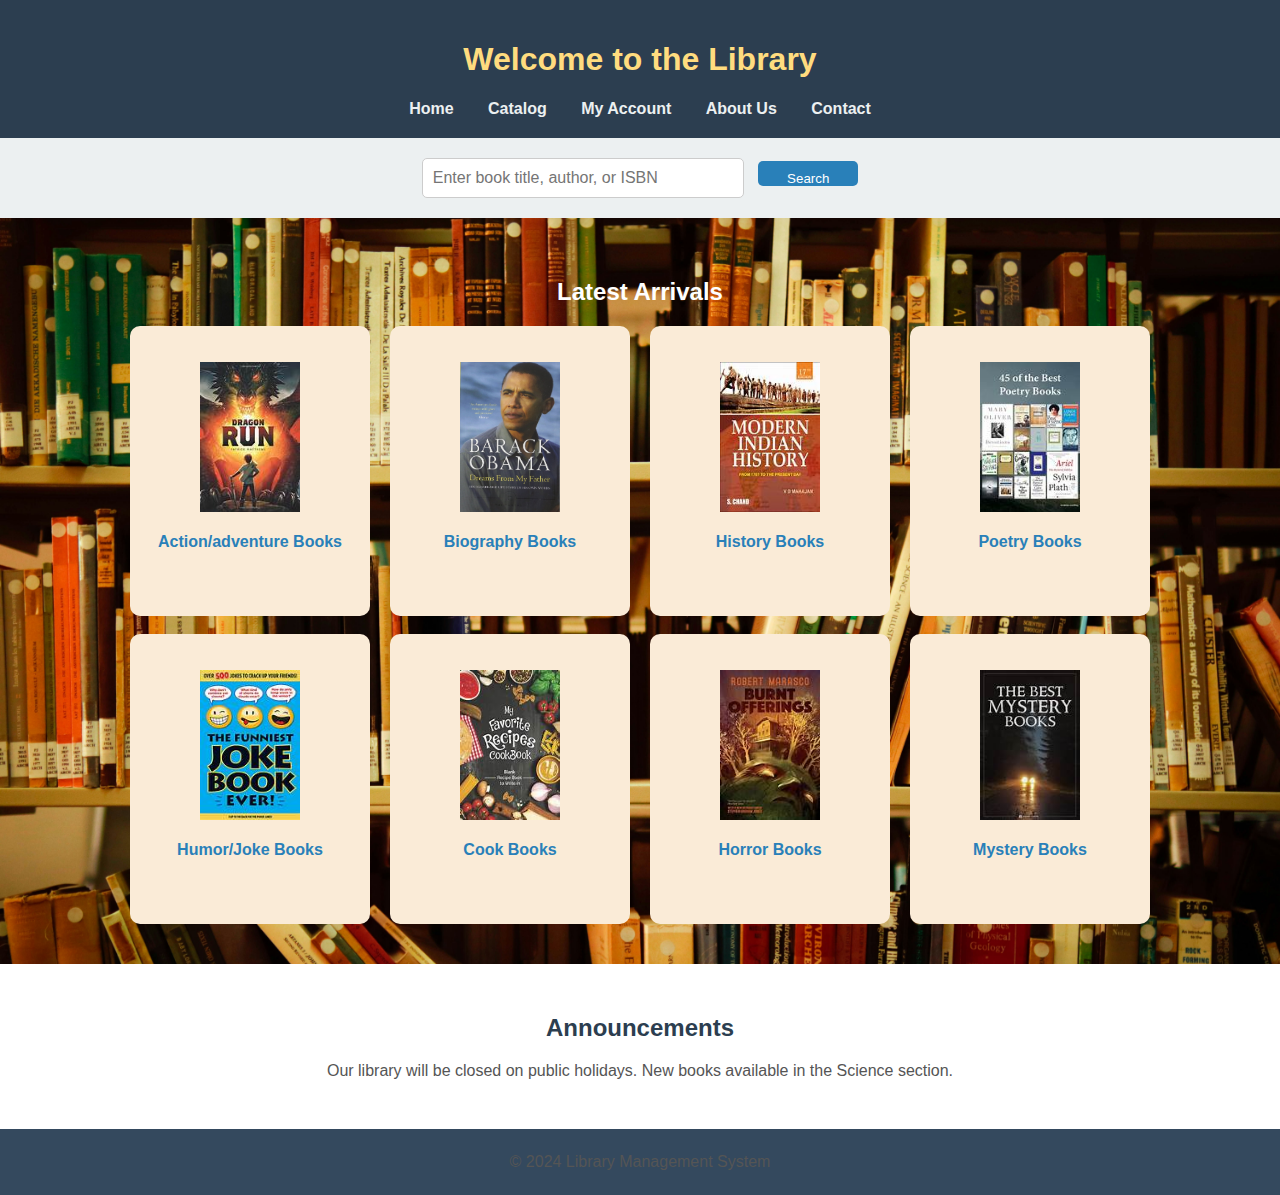
<file: index.html>
<!DOCTYPE html>
<html lang="en">
<head>
    <meta charset="UTF-8">
    <meta name="viewport" content="width=device-width, initial-scale=1.0">
    <title>Library Management System</title>
    <link rel="stylesheet" href="styles.css">
</head>
<body>
    <header>
        <h1>Welcome to the Library</h1>
        <nav>
            <ul>
                <li><a href="home.html">Home</a></li>
                <li><a href="index.html">Catalog</a></li>
                <li><a href="#">My Account</a></li>
                <li><a href="#">About Us</a></li>
                <li><a href="#">Contact</a></li>
            </ul>
        </nav>
    </header>

    <section class="search-section">
        <div class="search-box">
            <input type="text" placeholder="Enter book title, author, or ISBN">
            <button>Search</button>
        </div>
    </section>

    <section class="latest-arrivals">
        <h2>Latest Arrivals</h2>
        <div class="books">
            <div class="book">
                <!-- <img src="action.jpeg" height="150px" width="150px" alt="Book 1" > -->
                <p>
                    <a href="action.html">
                        <img src="action.jpeg" height="150px" width="150px" alt="Book 1" >
                        Action/adventure Books</a>
                </p>
            </div>
            <div class="book">
                <!-- <img src="bio.jpg" height="150px" width="150px" alt="Book 2"> -->
                <p>
                    <a href="biography.html">
                    <img src="bio.jpg" height="150px" width="150px" alt="Book 2">
                    <br>
                    Biography Books</a>
                </p>
            </div>
            <div class="book">
                <!-- <img src="history.jpeg" height="150px" width="150px" alt="Book 3"> -->
                <p><a href="history.html">
                    <img src="history.jpeg" height="150px" width="150px" alt="Book 3">
                    <br>
                    History Books</a></p>
            </div>
            <div class="book">
                <!-- <img src="poetry.jpeg" height="150px" width="150px" alt="Book 4"> -->
                <p><a href="poetry.html">
                    <img src="poetry.jpeg" height="150px" width="150px" alt="Book 4">
                    <br>
                    Poetry Books</a></p>
            </div>
        </div>

        <br>
        <div class="books">
            <div class="book">
                <!-- <img src="humor.jpeg" height="150px" width="150px" alt="Book 1"> -->
                <p><a href="humor.html">
                    <img src="humor.jpeg" height="150px" width="150px" alt="Book 1">
                    <br>
                    Humor/Joke Books</a></p>
            </div>
            <div class="book">
                <!-- <img src="cookbook.jpeg" height="150px" width="150px" alt="Book 2"> -->
                <p><a href="cook.html">
                    <img src="cookbook.jpeg" height="150px" width="150px" alt="Book 2">
                    <br>
                    Cook Books</a></p>
            </div>
            <div class="book">
                <!-- <img src="horror.jpeg" height="150px" width="200px" alt="Book 3"> -->
                <p><a href="horror.html">
                    <img src="horror.jpeg" height="150px" width="200px" alt="Book 3">
                    <br>
                    Horror Books</a></p>
            </div>
            <div class="book">
                <!-- <img src="mystery.jpeg" height="150px" width="150px" alt="Book 4"> -->
                <p><a href="mystery.html">
                    <img src="mystery.jpeg" height="150px" width="150px" alt="Book 4">
                    <br>
                    Mystery Books</a></p>
            </div>
        </div>
    </section>

    <section class="announcements">
        <h2>Announcements</h2>
        <p>Our library will be closed on public holidays. New books available in the Science section.</p>
    </section>

    <footer>
        <p>&copy; 2024 Library Management System</p>
    </footer>
</body>
</html>
</file>
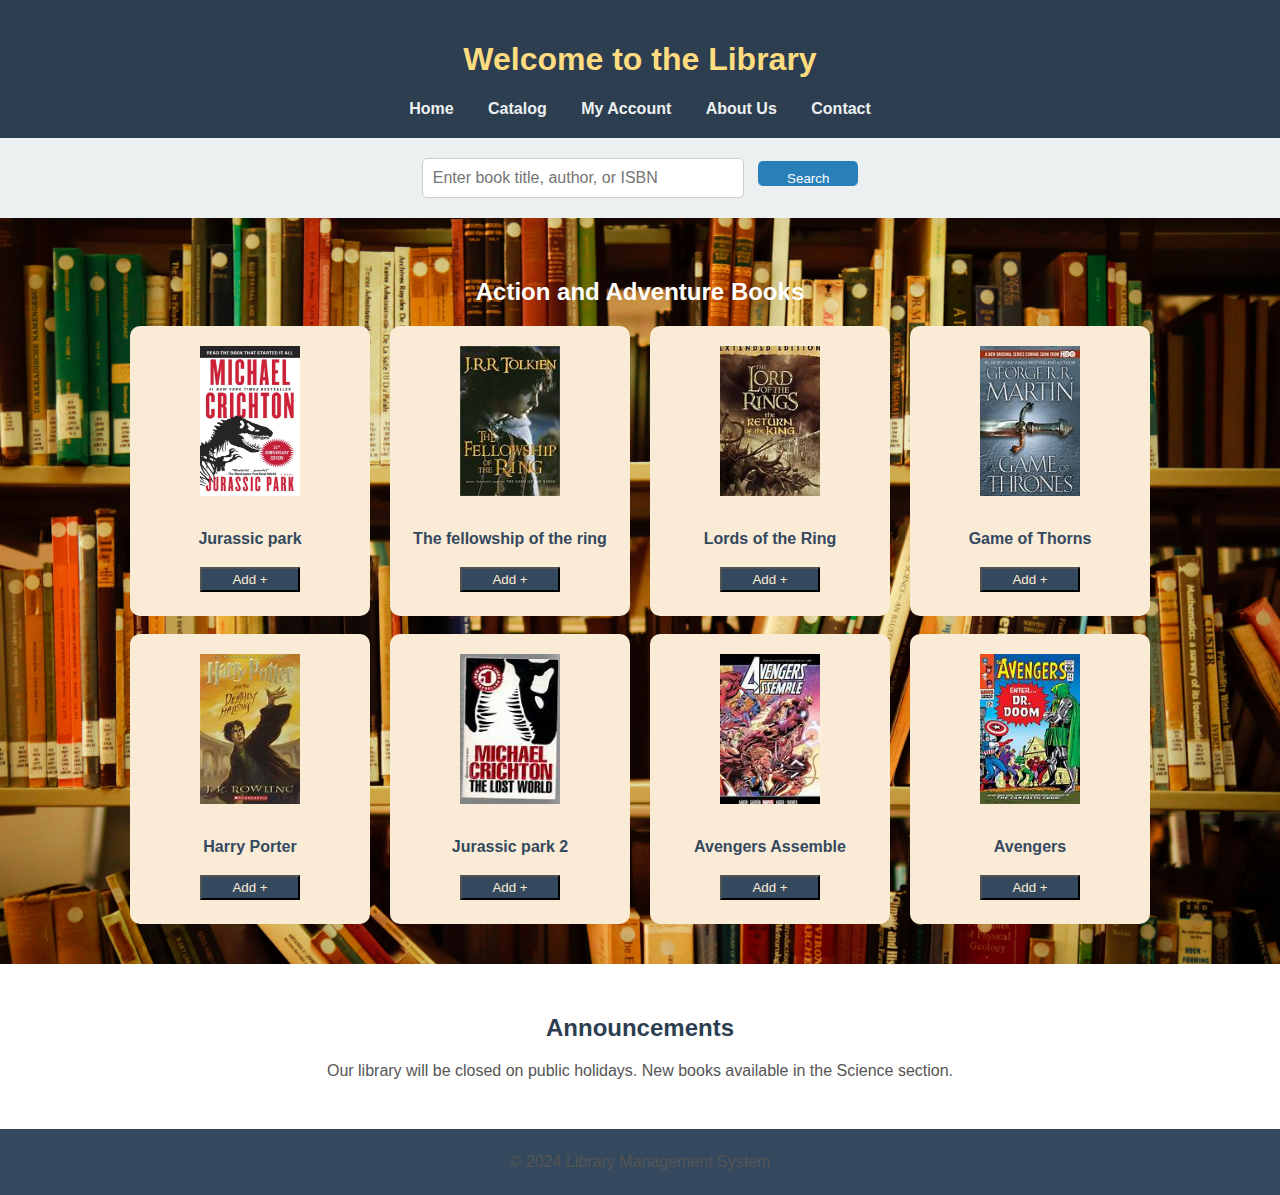
<file: action.html>
<!DOCTYPE html>
<html lang="en">
<head>
    <meta charset="UTF-8">
    <meta name="viewport" content="width=device-width, initial-scale=1.0">
    <title>Library Management System</title>
    <link rel="stylesheet" href="styles.css">
</head>
<body>
    <header>
        <h1>Welcome to the Library</h1>
        <nav>
            <ul>
                <li><a href="home.html">Home</a></li>
                <li><a href="index.html">Catalog</a></li>
                <li><a href="#">My Account</a></li>
                <li><a href="#">About Us</a></li>
                <li><a href="#">Contact</a></li>
            </ul>
        </nav>
    </header>

    <section class="search-section">
        <div class="search-box">
            <input type="text" placeholder="Enter book title, author, or ISBN">
            <button>Search</button>
        </div>
    </section>

    <section class="latest-arrivals">
        <h2>Action and Adventure Books</h2>
        <div class="books">
            <div class="book">
                <img src="action1.jpg" height="150px" width="150px" alt="Book 1">
                <p>Jurassic park</p>
                <div>
                    <button id="btn">Add  +</button>
                </div>
            </div>
            <div class="book">
                <img src="action2.jpeg" height="150px" width="150px" alt="Book 2">
                <p>The fellowship of the ring</p>
                <div>
                    <button id="btn">Add  +</button>
                </div>
            </div>
            <div class="book">
                <img src="action3.jpeg" height="150px" width="150px" alt="Book 3">
                <p>Lords of the Ring</p>
                <div>
                    <button id="btn">Add  +</button>
                </div>
            </div>
            <div class="book">
                <img src="action4.jpeg" height="150px" width="150px" alt="Book 4">
                <p>Game of Thorns</p>
                <div>
                    <button id="btn">Add  +</button>
                </div>
            </div>
        </div>

        <br>
        <div class="books">
            <div class="book">
                <img src="action5.jpeg" height="150px" width="150px" alt="Book 1">
                <p>Harry Porter</p>
                <div>
                    <button id="btn">Add  +</button>
                </div>
            </div>
            <div class="book">
                <img src="action6.jpeg" height="150px" width="150px" alt="Book 2">
                <p>Jurassic park 2</p>
                <div>
                    <button id="btn">Add  +</button>
                </div>
            </div>
            <div class="book">
                <img src="action7.jpeg" height="150px" width="200px" alt="Book 3">
                <p>Avengers Assemble</p>
                <div>
                    <button id="btn">Add  +</button>
                </div>
            </div>
            <div class="book">
                <img src="action8.jpeg" height="150px" width="150px" alt="Book 4">
                <p>Avengers </p>
                <div>
                    <button id="btn">Add  +</button>
                </div>
            </div>
        </div>
    </section>

    <section class="announcements">
        <h2>Announcements</h2>
        <p>Our library will be closed on public holidays. New books available in the Science section.</p>
    </section>

    <footer>
        <p>&copy; 2024 Library Management System</p>
    </footer>
</body>
</html>
</file>
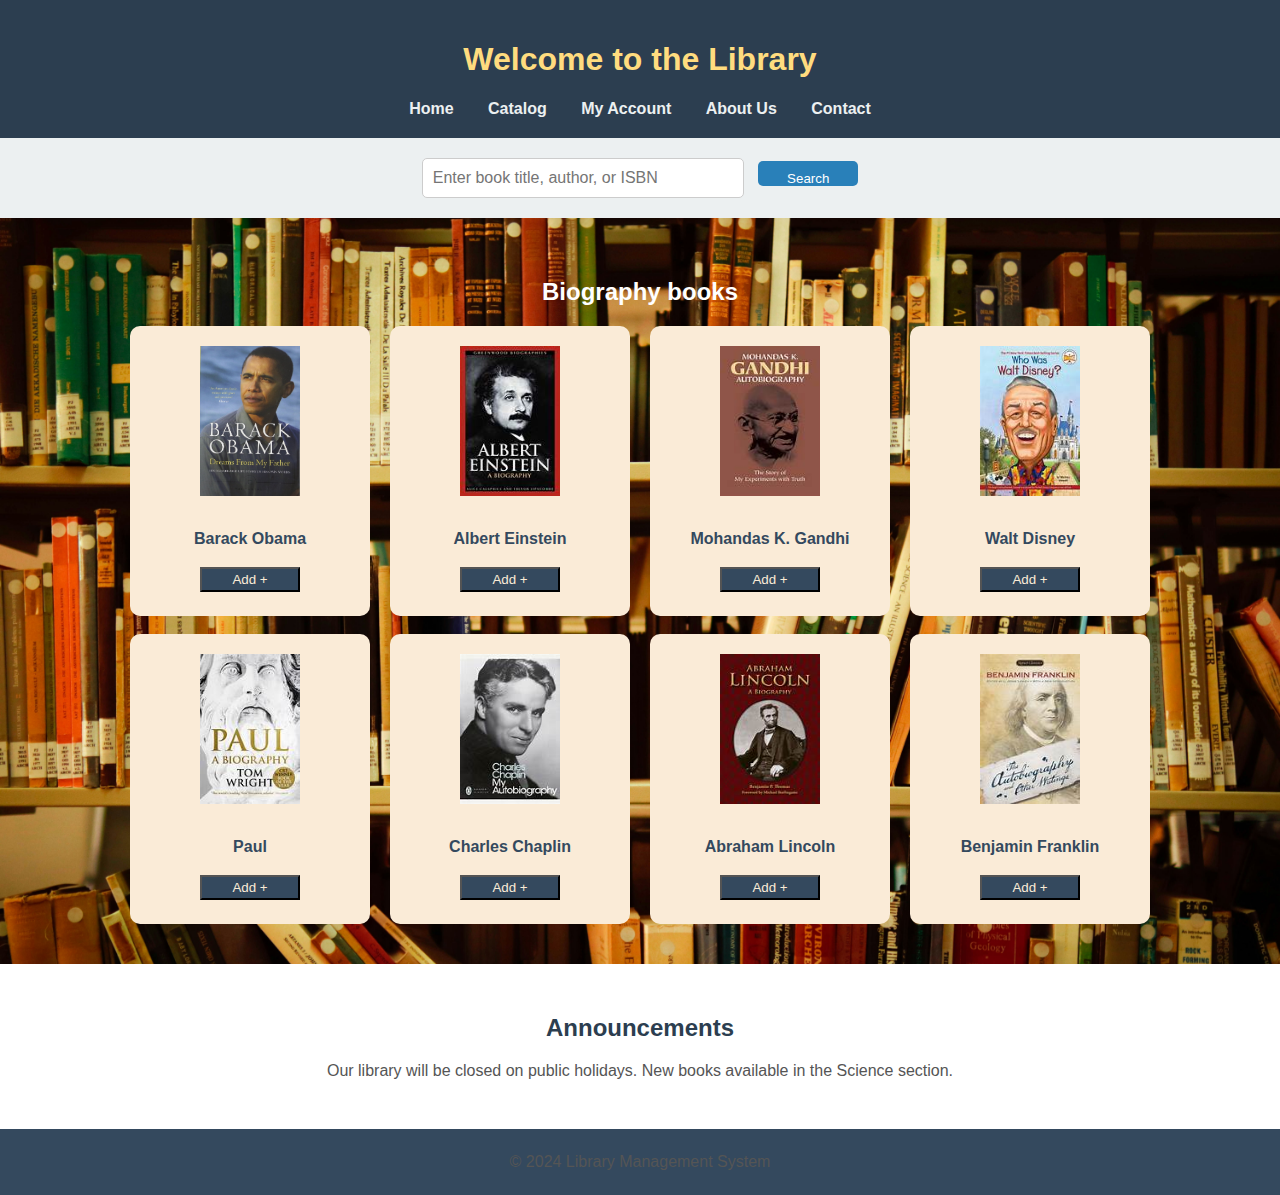
<file: biography.html>
<!DOCTYPE html>
<html lang="en">
<head>
    <meta charset="UTF-8">
    <meta name="viewport" content="width=device-width, initial-scale=1.0">
    <title>Library Management System</title>
    <link rel="stylesheet" href="styles.css">
</head>
<body>
    <header>
        <h1>Welcome to the Library</h1>
        <nav>
            <ul>
                <li><a href="home.html">Home</a></li>
                <li><a href="index.html">Catalog</a></li>
                <li><a href="#">My Account</a></li>
                <li><a href="#">About Us</a></li>
                <li><a href="#">Contact</a></li>
            </ul>
        </nav>
    </header>

    <section class="search-section">
        <div class="search-box">
            <input type="text" placeholder="Enter book title, author, or ISBN">
            <button>Search</button>
        </div>
    </section>

    <section class="latest-arrivals">
        <h2>Biography books</h2>
        <div class="books">
            <div class="book">
                <img src="bio.jpg" height="150px" width="150px" alt="Book 1">
                <p>Barack Obama</p>
                <div>
                    <button id="btn">Add  +</button>
                </div>
            </div>
            <div class="book">
                <img src="bio2.jpeg" height="150px" width="150px" alt="Book 2">
                <p>Albert Einstein</p>
                <div>
                    <button id="btn">Add  +</button>
                </div>
            </div>
            <div class="book">
                <img src="bio3.jpeg" height="150px" width="150px" alt="Book 3">
                <p>Mohandas K. Gandhi</p>
                <div>
                    <button id="btn">Add  +</button>
                </div>
            </div>
            <div class="book">
                <img src="bio4.jpeg" height="150px" width="150px" alt="Book 4">
                <p>Walt Disney</p>
                <div>
                    <button id="btn">Add  +</button>
                </div>
            </div>
        </div>

        <br>
        <div class="books">
            <div class="book">
                <img src="bio5.jpeg" height="150px" width="150px" alt="Book 1">
                <p>Paul</p>
                <div>
                    <button id="btn">Add  +</button>
                </div>
            </div>
            <div class="book">
                <img src="bio6.jpeg" height="150px" width="150px" alt="Book 2">
                <p>Charles Chaplin</p>
                <div>
                    <button id="btn">Add  +</button>
                </div>
            </div>
            <div class="book">
                <img src="bio7.jpeg" height="150px" width="200px" alt="Book 3">
                <p>Abraham Lincoln</p>
                <div>
                    <button id="btn">Add  +</button>
                </div>
            </div>
            <div class="book">
                <img src="bio8.jpeg" height="150px" width="150px" alt="Book 4">
                <p>Benjamin Franklin</p>
                <div>
                    <button id="btn">Add  +</button>
                </div>
            </div>
        </div>
    </section>

    <section class="announcements">
        <h2>Announcements</h2>
        <p>Our library will be closed on public holidays. New books available in the Science section.</p>
    </section>

    <footer>
        <p>&copy; 2024 Library Management System</p>
    </footer>
</body>
</html>
</file>
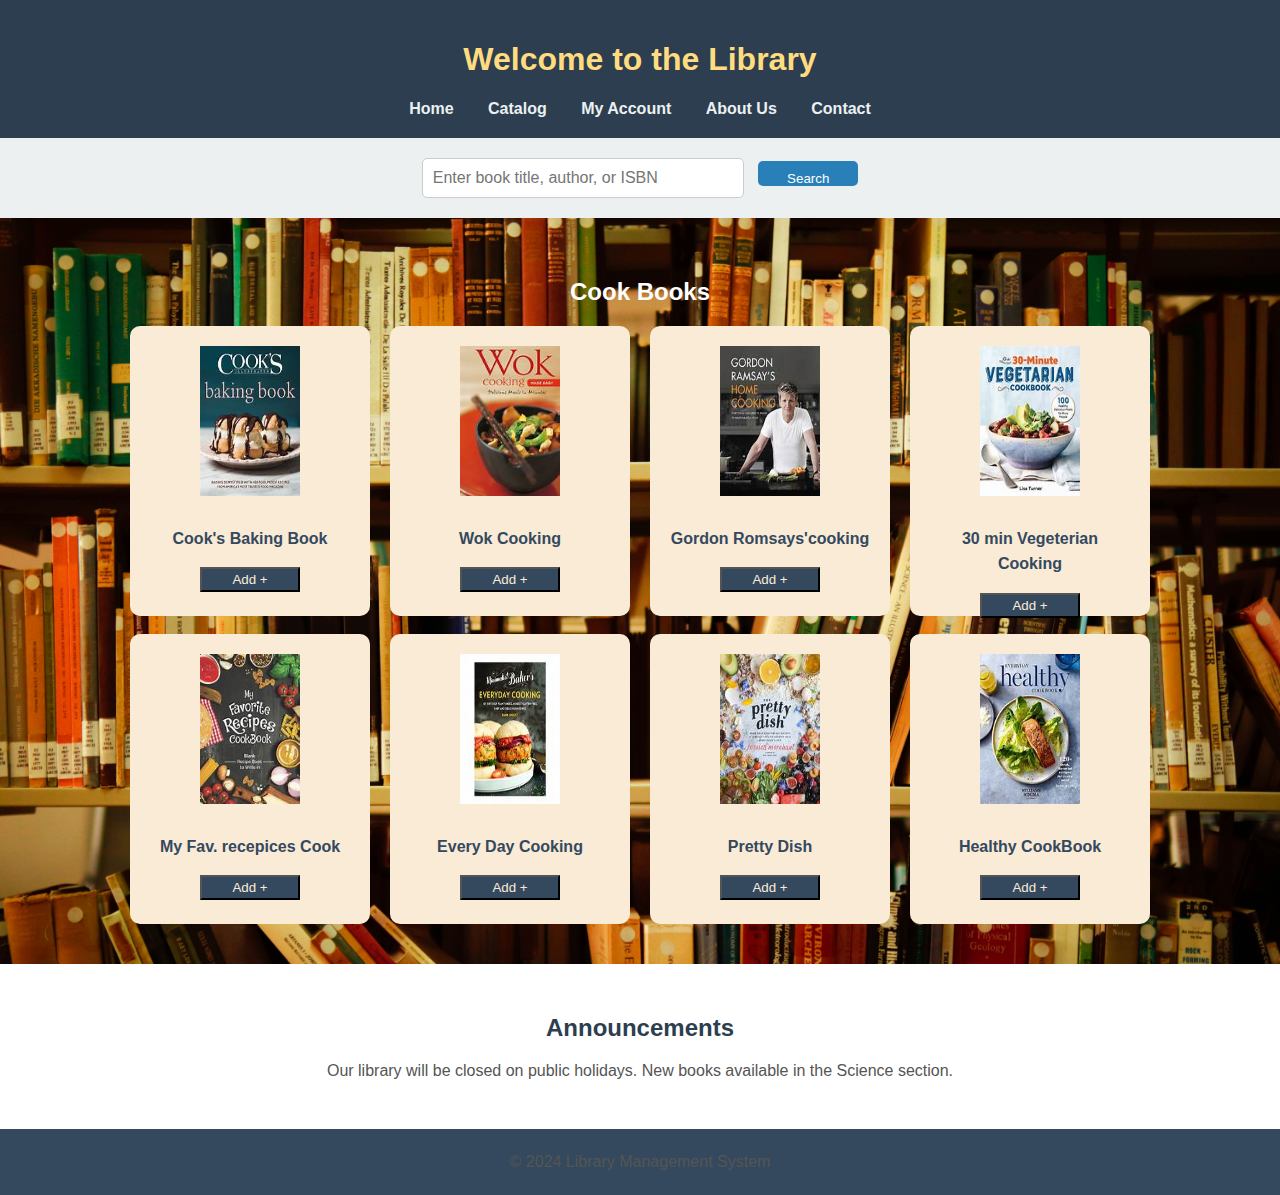
<file: cook.html>
<!DOCTYPE html>
<html lang="en">
<head>
    <meta charset="UTF-8">
    <meta name="viewport" content="width=device-width, initial-scale=1.0">
    <title>Library Management System</title>
    <link rel="stylesheet" href="styles.css">
</head>
<body>
    <header>
        <h1>Welcome to the Library</h1>
        <nav>
            <ul>
                <li><a href="home.html">Home</a></li>
                <li><a href="index.html">Catalog</a></li>
                <li><a href="#">My Account</a></li>
                <li><a href="#">About Us</a></li>
                <li><a href="#">Contact</a></li>
            </ul>
        </nav>
    </header>

    <section class="search-section">
        <div class="search-box">
            <input type="text" placeholder="Enter book title, author, or ISBN">
            <button>Search</button>
        </div>
    </section>

    <section class="latest-arrivals">
        <h2>Cook Books</h2>
        <div class="books">
            <div class="book">
                <img src="cook.jpeg" height="150px" width="150px" alt="Book 1">
                <p>Cook's Baking Book</p>
                <div>
                    <button id="btn">Add  +</button>
                </div>
            </div>
            <div class="book">
                <img src="cook1.jpeg" height="150px" width="150px" alt="Book 2">
                <p>Wok Cooking</p>
                <div>
                    <button id="btn">Add  +</button>
                </div>
            </div>
            <div class="book">
                <img src="cook2.jpeg" height="150px" width="150px" alt="Book 3">
                <p>Gordon Romsays'cooking</p>
                <div>
                    <button id="btn">Add  +</button>
                </div>
            </div>
            <div class="book">
                <img src="cook3.jpeg" height="150px" width="150px" alt="Book 4">
                <p>30 min Vegeterian Cooking</p>
                <div>
                    <button id="btn">Add  +</button>
                </div>
            </div>
        </div>

        <br>
        <div class="books">
            <div class="book">
                <img src="cook4.jpeg" height="150px" width="150px" alt="Book 1">
                <p>My Fav. recepices Cook </p>
                <div>
                    <button id="btn">Add  +</button>
                </div>
            </div>
            <div class="book">
                <img src="cook5.jpeg" height="150px" width="150px" alt="Book 2">
                <p>Every Day Cooking</p>
                <div>
                    <button id="btn">Add  +</button>
                </div>
            </div>
            <div class="book">
                <img src="cook6.jpeg" height="150px" width="200px" alt="Book 3">
                <p>Pretty Dish</p>
                <div>
                    <button id="btn">Add  +</button>
                </div>
            </div>
            <div class="book">
                <img src="cook7.jpeg" height="150px" width="150px" alt="Book 4">
                <p>Healthy CookBook</p>
                <div>
                    <button id="btn">Add  +</button>
                </div>
            </div>
        </div>
    </section>

    <section class="announcements">
        <h2>Announcements</h2>
        <p>Our library will be closed on public holidays. New books available in the Science section.</p>
    </section>

    <footer>
        <p>&copy; 2024 Library Management System</p>
    </footer>
</body>
</html>
</file>
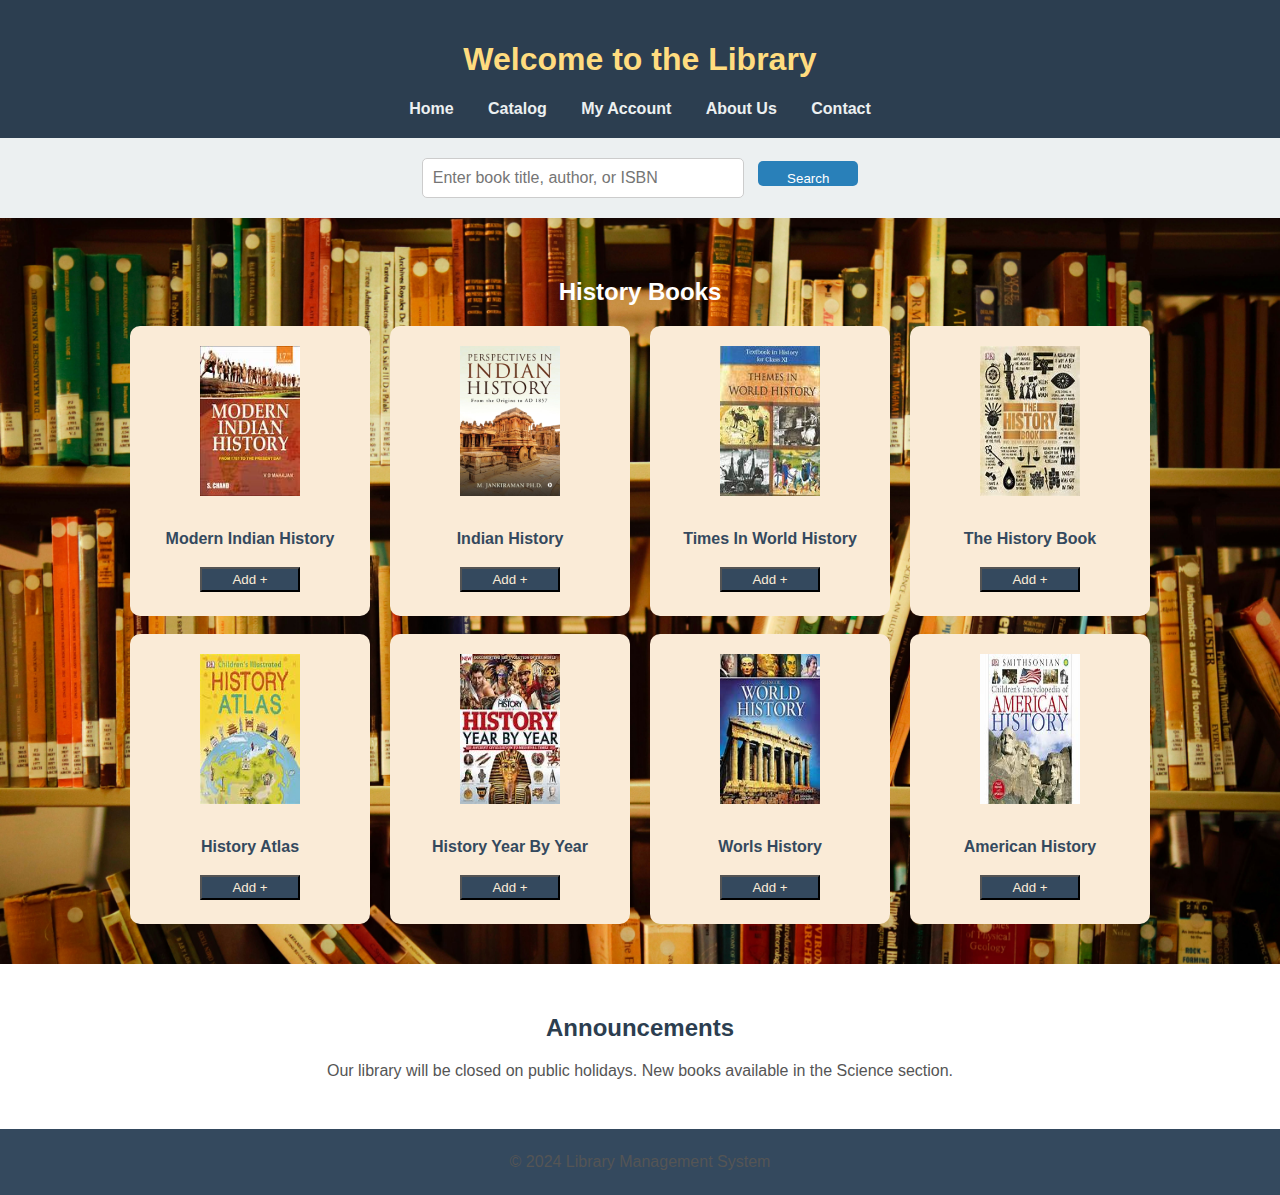
<file: history.html>
<!DOCTYPE html>
<html lang="en">
<head>
    <meta charset="UTF-8">
    <meta name="viewport" content="width=device-width, initial-scale=1.0">
    <title>Library Management System</title>
    <link rel="stylesheet" href="styles.css">
</head>
<body>
    <header>
        <h1>Welcome to the Library</h1>
        <nav>
            <ul>
                <li><a href="home.html">Home</a></li>
                <li><a href="index.html">Catalog</a></li>
                <li><a href="#">My Account</a></li>
                <li><a href="#">About Us</a></li>
                <li><a href="#">Contact</a></li>
            </ul>
        </nav>
    </header>

    <section class="search-section">
        <div class="search-box">
            <input type="text" placeholder="Enter book title, author, or ISBN">
            <button>Search</button>
        </div>
    </section>

    <section class="latest-arrivals">
        <h2>History Books</h2>
        <div class="books">
            <div class="book">
                <img src="history.jpeg" height="150px" width="150px" alt="Book 1">
                <p>Modern Indian History</p>
                <div>
                    <button id="btn">Add  +</button>
                </div>
            </div>
            <div class="book">
                <img src="history2.jpg" height="150px" width="150px" alt="Book 2">
                <p>Indian History</p>
                <div>
                    <button id="btn">Add  +</button>
                </div>
            </div>
            <div class="book">
                <img src="history3.jpeg" height="150px" width="150px" alt="Book 3">
                <p>Times In World History</p>
                <div>
                    <button id="btn">Add  +</button>
                </div>
            </div>
            <div class="book">
                <img src="history4.jpeg" height="150px" width="150px" alt="Book 4">
                <p>The History Book</p>
                <div>
                    <button id="btn">Add  +</button>
                </div>
            </div>
        </div>

        <br>
        <div class="books">
            <div class="book">
                <img src="history5.jpeg" height="150px" width="150px" alt="Book 1">
                <p>History Atlas</p>
                <div>
                    <button id="btn">Add  +</button>
                </div>
            </div>
            <div class="book">
                <img src="history6.jpeg" height="150px" width="150px" alt="Book 2">
                <p>History Year By Year</p>
                <div>
                    <button id="btn">Add  +</button>
                </div>
            </div>
            <div class="book">
                <img src="history7.jpeg" height="150px" width="200px" alt="Book 3">
                <p>Worls History</p>
                <div>
                    <button id="btn">Add  +</button>
                </div>
            </div>
            <div class="book">
                <img src="history8.jpeg" height="150px" width="150px" alt="Book 4">
                <p>American History</p>
                <div>
                    <button id="btn">Add  +</button>
                </div>
            </div>
        </div>
    </section>

    <section class="announcements">
        <h2>Announcements</h2>
        <p>Our library will be closed on public holidays. New books available in the Science section.</p>
    </section>

    <footer>
        <p>&copy; 2024 Library Management System</p>
    </footer>
</body>
</html>
</file>
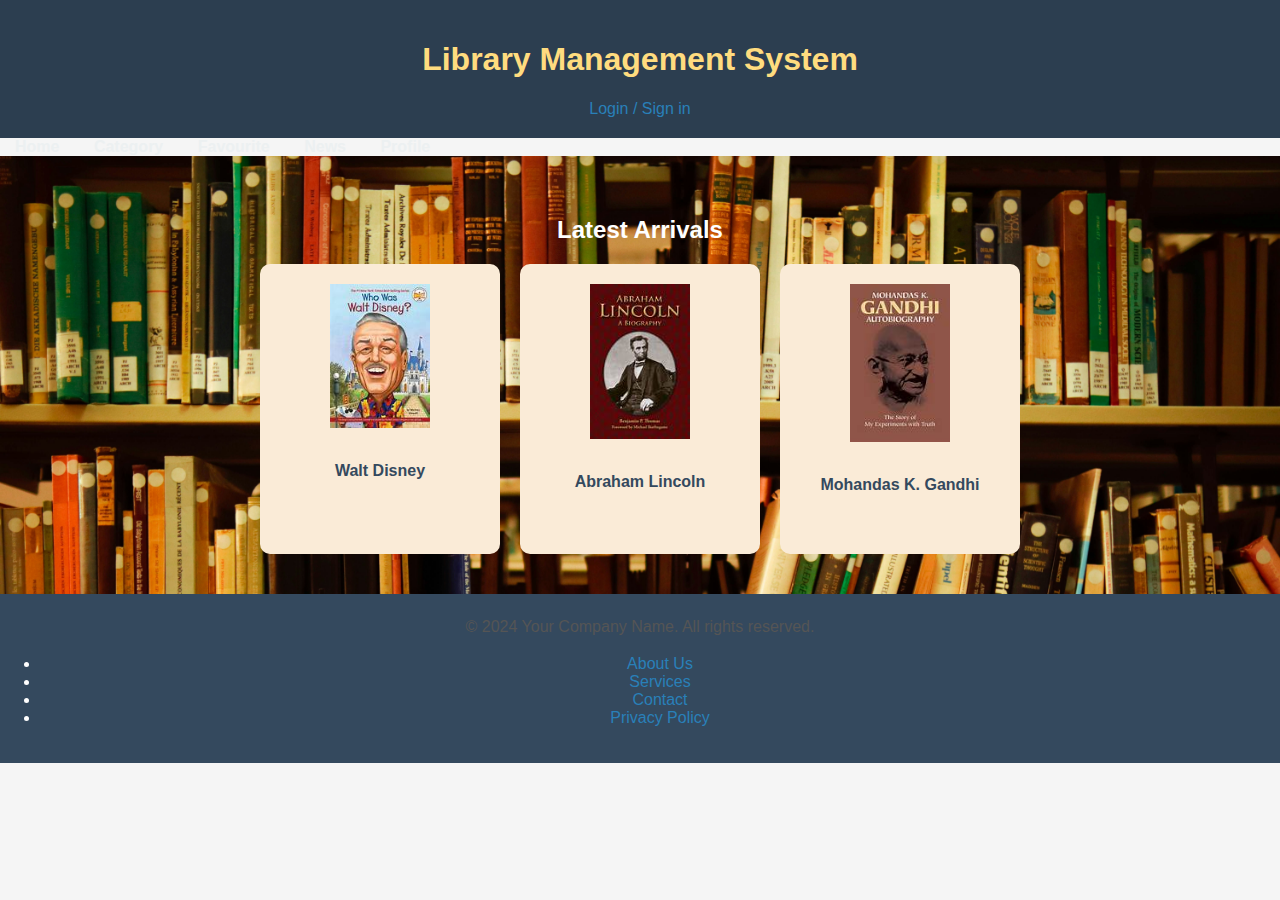
<file: home.html>
<!DOCTYPE html>
<html lang="en">
<head>
    <meta charset="UTF-8">
    <meta name="viewport" content="width=device-width, initial-scale=1.0">
    <title>Library Management System</title>
    <link rel="stylesheet" href="styles.css">
</head>
<body>
    <header>
        <div class="header-content">
            <h1>Library Management System</h1>
            <div class="register">
                <a href="login.html">Login / Sign in</a>
            </div>
        </div>
    </header>

    <nav>
        <ul class="menu">
            <li><a href="#">Home</a></li>
            <li><a href="#">Category</a></li>
            <li><a href="#">Favourite</a></li>
            <li><a href="#">News</a></li>
            <li><a href="#">Profile</a></li>
        </ul>
    </nav>

    <main>
        <section class="latest-arrivals">
            <h2>Latest Arrivals</h2>
            <div class="books">
                <div class="book">
                    <img src="bio4.jpeg" alt="Book 1">
                    <p>Walt Disney</p>
                </div>
                <div class="book">
                    <img src="bio7.jpeg" alt="Book 2">
                    <p>Abraham Lincoln</p>
                </div>
                <div class="book">
                    <img src="bio3.jpeg" alt="Book 3">
                    <p>Mohandas K. Gandhi</p>
                </div>
            </div>
        </section>
    </main>

    <footer>
        <div class="footer-container">
            <p>&copy; 2024 Your Company Name. All rights reserved.</p>
            <ul class="footer-links">
                <li><a href="#about">About Us</a></li>
                <li><a href="#services">Services</a></li>
                <li><a href="#contact">Contact</a></li>
                <li><a href="#privacy">Privacy Policy</a></li>
            </ul>
        </div>
    </footer>
</body>
</html>
</file>
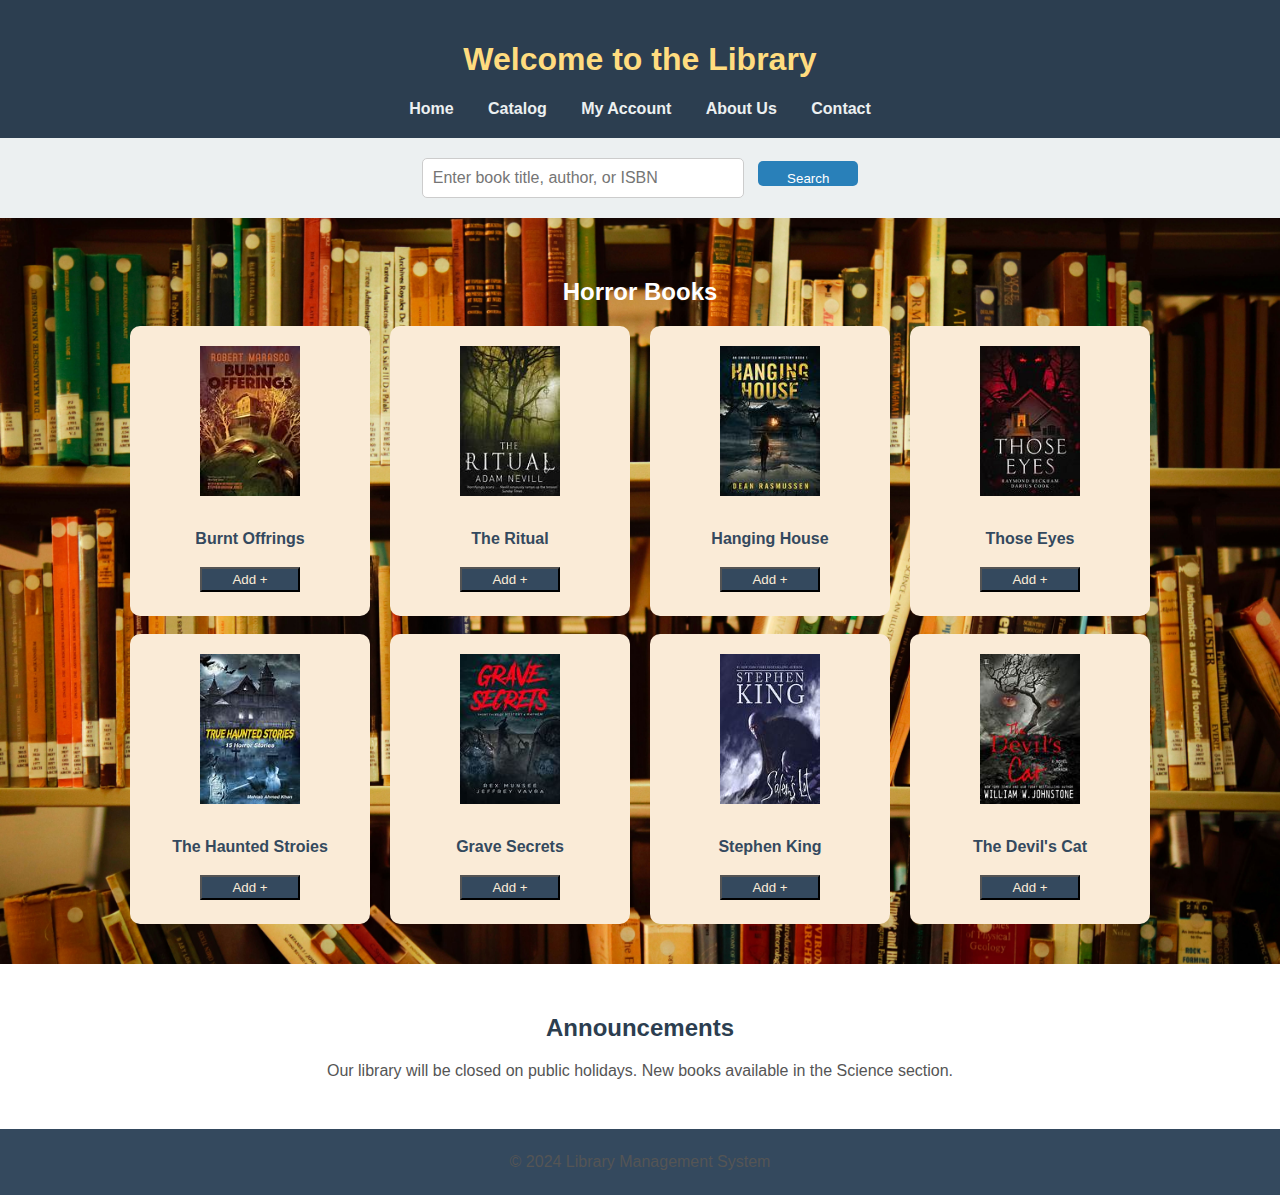
<file: horror.html>
<!DOCTYPE html>
<html lang="en">
<head>
    <meta charset="UTF-8">
    <meta name="viewport" content="width=device-width, initial-scale=1.0">
    <title>Library Management System</title>
    <link rel="stylesheet" href="styles.css">
</head>
<body>
    <header>
        <h1>Welcome to the Library</h1>
        <nav>
            <ul>
                <li><a href="home.html">Home</a></li>
                <li><a href="index.html">Catalog</a></li>
                <li><a href="#">My Account</a></li>
                <li><a href="#">About Us</a></li>
                <li><a href="#">Contact</a></li>
            </ul>
        </nav>
    </header>

    <section class="search-section">
        <div class="search-box">
            <input type="text" placeholder="Enter book title, author, or ISBN">
            <button class="search">Search</button>
        </div>
    </section>

    <section class="latest-arrivals">
        <h2>Horror Books</h2>
        <div class="books">
            <div class="book">
                <img src="horror.jpeg" height="150px" width="150px" alt="Book 1">
                <p>Burnt Offrings</p>
                <div>
                    <button id="btn">Add  +</button>
                </div>
            </div>
            <div class="book">
                <img src="horror1.jpeg" height="150px" width="150px" alt="Book 2">
                <p>The Ritual</p>
                <div>
                    <button id="btn">Add  +</button>
                </div>
            </div>
            <div class="book">
                <img src="horror2.jpeg" height="150px" width="150px" alt="Book 3">
                <p>Hanging House</p>
                <div>
                    <button id="btn">Add  +</button>
                </div>
            </div>
            <div class="book">
                <img src="horror3.jpeg" height="150px" width="150px" alt="Book 4">
                <p>Those Eyes</p>
                <div>
                    <button id="btn">Add  +</button>
                </div>
            </div>
        </div>

        <br>
        <div class="books">
            <div class="book">
                <img src="horror4.jpeg" height="150px" width="150px" alt="Book 1">
                <p>The Haunted Stroies</p>
                <div>
                    <button id="btn">Add  +</button>
                </div>
            </div>
            <div class="book">
                <img src="horror5.jpeg" height="150px" width="150px" alt="Book 2">
                <p>Grave Secrets</p>
                <div>
                    <button id="btn">Add  +</button>
                </div>
            </div>
            <div class="book">
                <img src="horror6.jpeg" height="150px" width="200px" alt="Book 3">
                <p>Stephen King</p>
                <div>
                    <button id="btn">Add  +</button>
                </div>
            </div>
            <div class="book">
                <img src="horror7.jpeg" height="150px" width="150px" alt="Book 4">
                <p>The Devil's Cat</p>
                <div>
                    <button id="btn">Add  +</button>
                </div>
            </div>
        </div>
    </section>

    <section class="announcements">
        <h2>Announcements</h2>
        <p>Our library will be closed on public holidays. New books available in the Science section.</p>
    </section>

    <footer>
        <p>&copy; 2024 Library Management System</p>
    </footer>
</body>
</html>
</file>
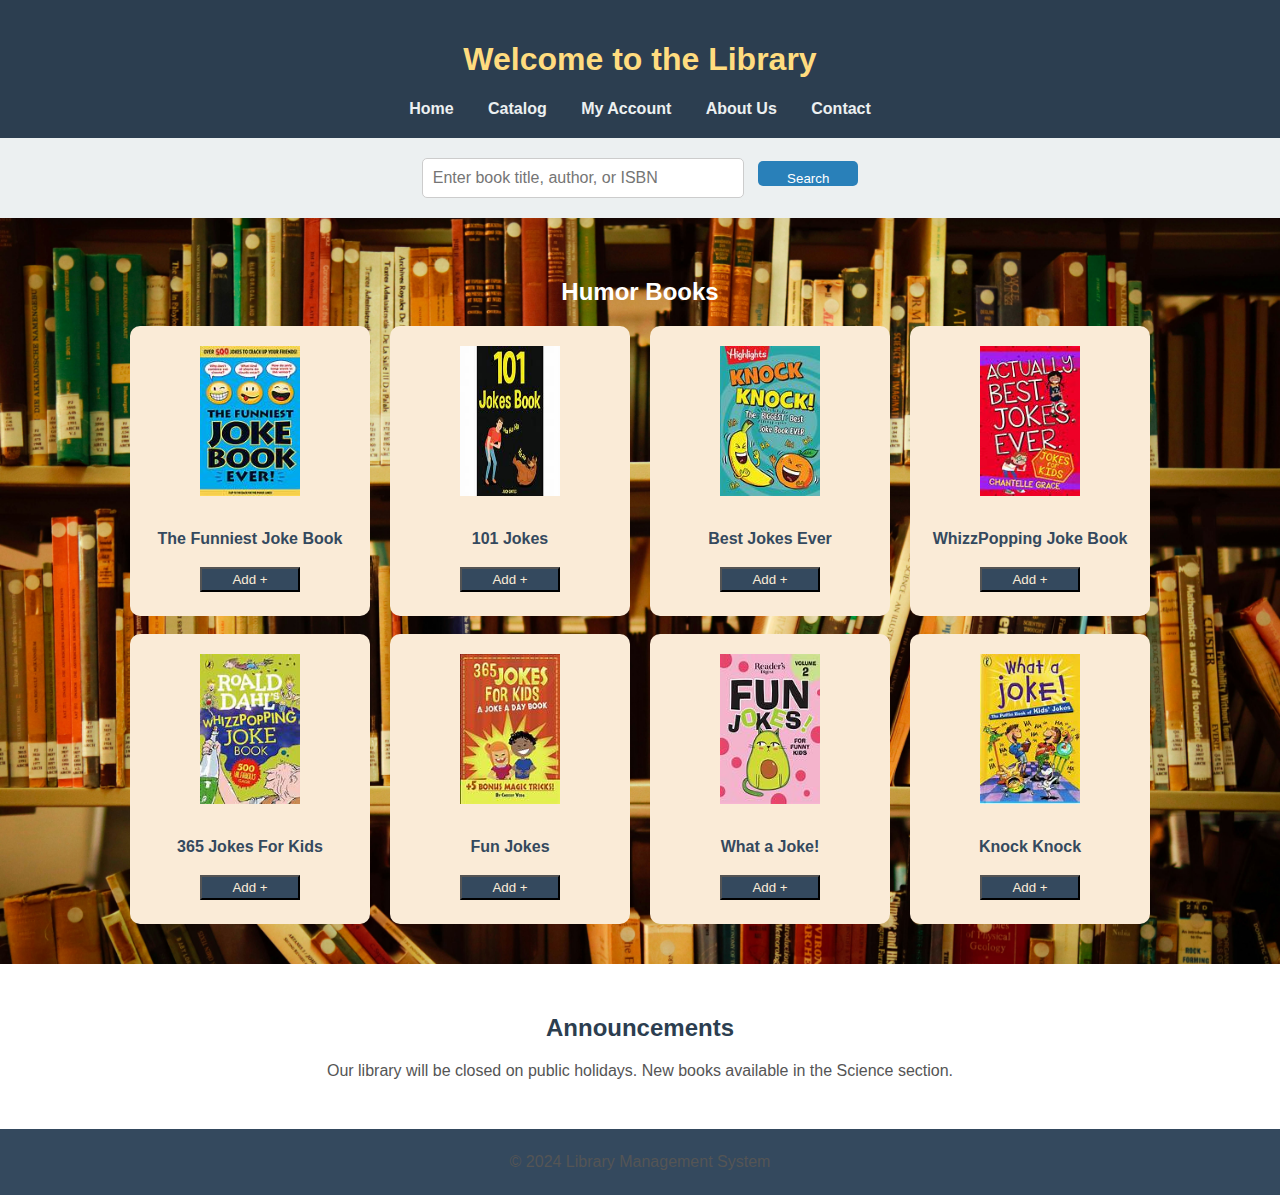
<file: humor.html>
<!DOCTYPE html>
<html lang="en">
<head>
    <meta charset="UTF-8">
    <meta name="viewport" content="width=device-width, initial-scale=1.0">
    <title>Library Management System</title>
    <link rel="stylesheet" href="styles.css">
</head>
<body>
    <header>
        <h1>Welcome to the Library</h1>
        <nav>
            <ul>
                <li><a href="home.html">Home</a></li>
                <li><a href="index.html">Catalog</a></li>
                <li><a href="#">My Account</a></li>
                <li><a href="#">About Us</a></li>
                <li><a href="#">Contact</a></li>
            </ul>
        </nav>
    </header>

    <section class="search-section">
        <div class="search-box">
            <input type="text" placeholder="Enter book title, author, or ISBN">
            <button>Search</button>
        </div>
    </section>

    <section class="latest-arrivals">
        <h2>Humor Books</h2>
        <div class="books">
            <div class="book">
                <img src="humor.jpeg" height="150px" width="150px" alt="Book 1">
                <p>The Funniest Joke Book</p>
                <div>
                    <button id="btn">Add  +</button>
                </div>
            </div>
            <div class="book">
                <img src="humor1.jpeg" height="150px" width="150px" alt="Book 2">
                <p>101 Jokes</p>
                <div>
                    <button id="btn">Add  +</button>
                </div>
            </div>
            <div class="book">
                <img src="humor2.jpeg" height="150px" width="150px" alt="Book 3">
                <p>Best Jokes Ever</p>
                <div>
                    <button id="btn">Add  +</button>
                </div>
            </div>
            <div class="book">
                <img src="humor3.jpeg" height="150px" width="150px" alt="Book 4">
                <p>WhizzPopping Joke Book</p>
                <div>
                    <button id="btn">Add  +</button>
                </div>
            </div>
        </div>

        <br>
        <div class="books">
            <div class="book">
                <img src="humor4.jpeg" height="150px" width="150px" alt="Book 1">
                <p>365 Jokes For Kids</p>
                <div>
                    <button id="btn">Add  +</button>
                </div>
            </div>
            <div class="book">
                <img src="humor5.jpeg" height="150px" width="150px" alt="Book 2">
                <p>Fun Jokes</p>
                <div>
                    <button id="btn">Add  +</button>
                </div>
            </div>
            <div class="book">
                <img src="humor6.jpeg" height="150px" width="200px" alt="Book 3">
                <p>What a Joke!</p>
                <div>
                    <button id="btn">Add  +</button>
                </div>
            </div>
            <div class="book">
                <img src="humor7.jpeg" height="150px" width="150px" alt="Book 4">
                <p>Knock Knock</p>
                <div>
                    <button id="btn">Add  +</button>
                </div>
            </div>
        </div>
    </section>

    <section class="announcements">
        <h2>Announcements</h2>
        <p>Our library will be closed on public holidays. New books available in the Science section.</p>
    </section>

    <footer>
        <p>&copy; 2024 Library Management System</p>
    </footer>
</body>
</html>
</file>
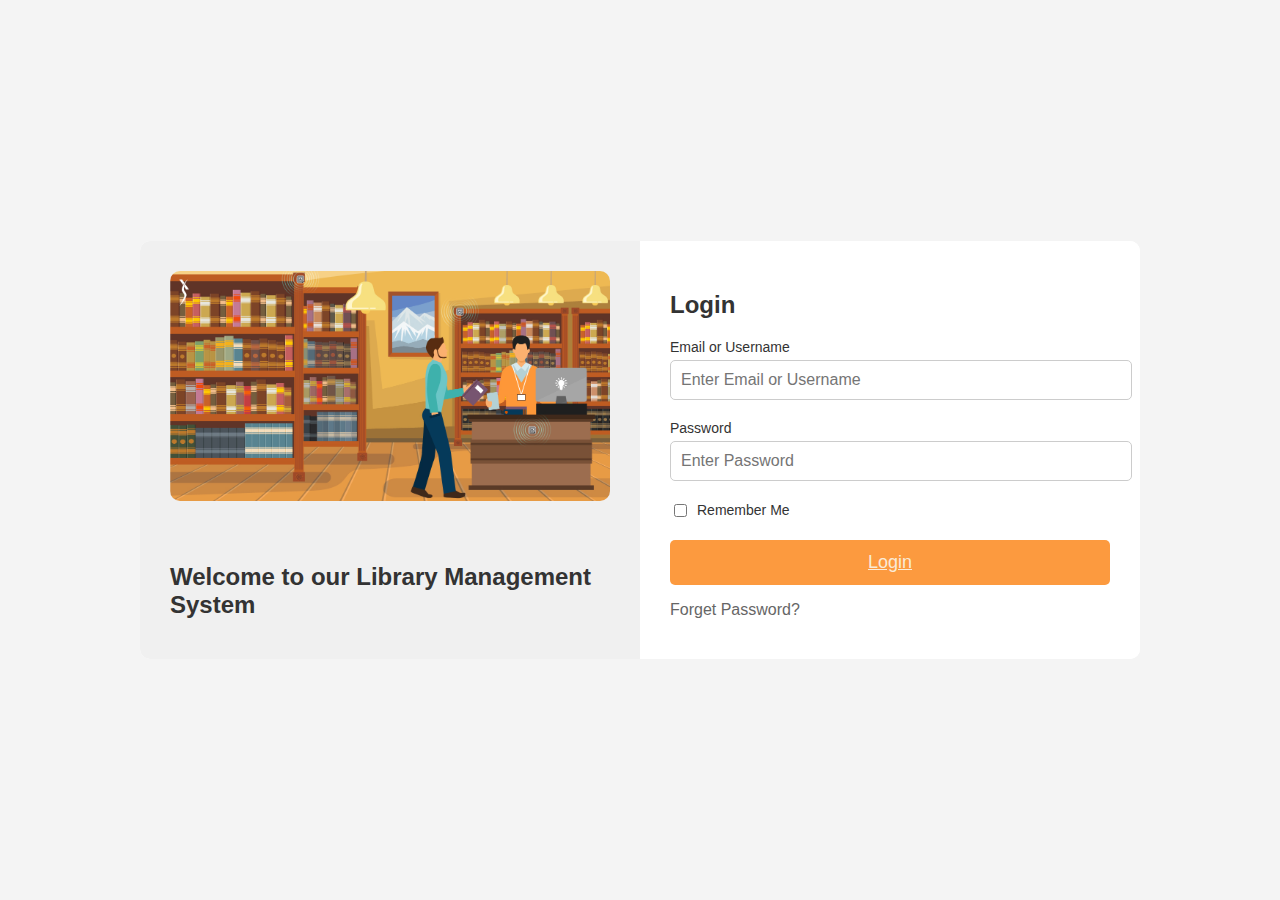
<file: login.html>
<!DOCTYPE html>
<html lang="en">
<head>
    <meta charset="UTF-8">
    <meta name="viewport" content="width=device-width, initial-scale=1.0">
    <title>Library Management System</title>
    <link rel="stylesheet" href="login.css">
</head>
<body>
    <div class="container">
        <div class="left">
            <img src="lms.jpg" alt="Kids in library">
            <div class="text">
                <h1>Welcome to our Library Management System</h1>
            </div>
        </div>
        <div class="right">
            <h2>Login</h2>
            <form action="#">
                <div class="input-group">
                    <label for="email">Email or Username</label>
                    <input type="text" id="email" placeholder="Enter Email or Username" required>
                </div>
                <div class="input-group">
                    <label for="password">Password</label>
                    <input type="password" id="password" placeholder="Enter Password" required>
                </div>
                <div class="checkbox">
                    <input type="checkbox" id="remember" name="remember">
                    <label for="remember">Remember Me</label>
                </div>
                <button type="submit"><a href="index.html">Login</a></button>
                <p>Forget Password?</p>
            </form>
        </div>
    </div>
</body>
</html>
</file>
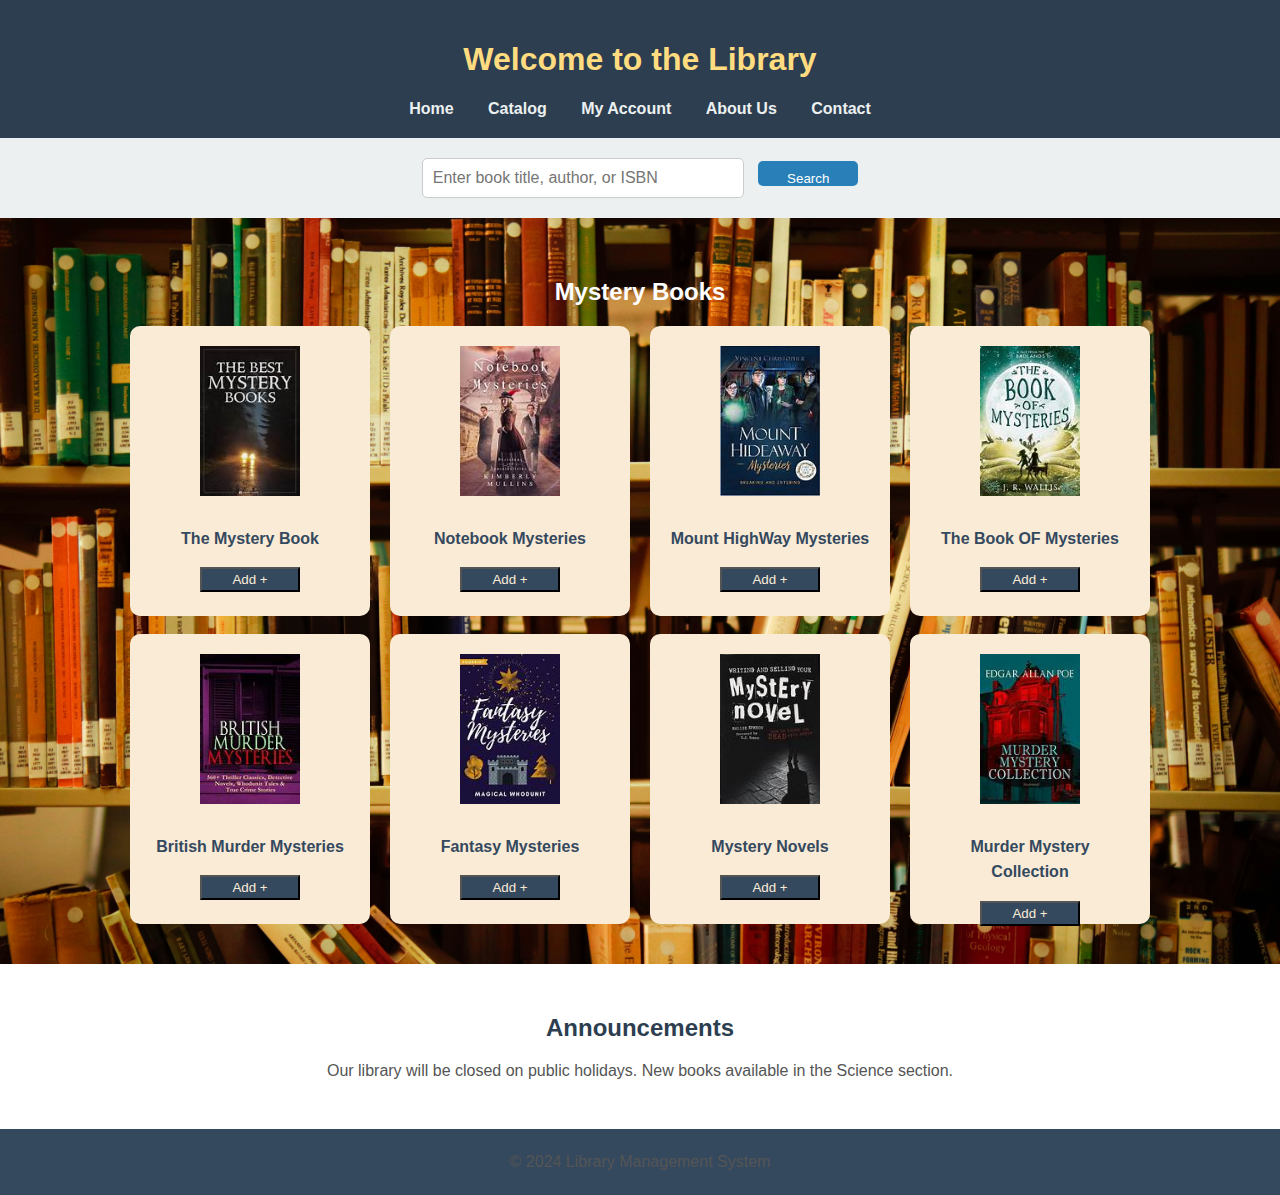
<file: mystery.html>
<!DOCTYPE html>
<html lang="en">
<head>
    <meta charset="UTF-8">
    <meta name="viewport" content="width=device-width, initial-scale=1.0">
    <title>Library Management System</title>
    <link rel="stylesheet" href="styles.css">
</head>
<body>
    <header>
        <h1>Welcome to the Library</h1>
        <nav>
            <ul>
                <li><a href="home.html">Home</a></li>
                <li><a href="index.html">Catalog</a></li>
                <li><a href="#">My Account</a></li>
                <li><a href="#">About Us</a></li>
                <li><a href="#">Contact</a></li>
            </ul>
        </nav>
    </header>

    <section class="search-section">
        <div class="search-box">
            <input type="text" placeholder="Enter book title, author, or ISBN">
            <button>Search</button>
        </div>
    </section>

    <section class="latest-arrivals">
        <h2>Mystery Books</h2>
        <div class="books">
            <div class="book">
                <img src="mystery.jpeg" height="150px" width="150px" alt="Book 1">
                <p>The Mystery Book</p>
                <div>
                    <button id="btn">Add  +</button>
                </div>
            </div>
            <div class="book">
                <img src="mystery1.jpeg" height="150px" width="150px" alt="Book 2">
                <p>Notebook Mysteries</p>
                <div>
                    <button id="btn">Add  +</button>
                </div>
            </div>
            <div class="book">
                <img src="mystery2.jpeg" height="150px" width="150px" alt="Book 3">
                <p>Mount HighWay Mysteries</p>
                <div>
                    <button id="btn">Add  +</button>
                </div>
            </div>
            <div class="book">
                <img src="mystery3.jpeg" height="150px" width="150px" alt="Book 4">
                <p>The Book OF Mysteries</p>
                <div>
                    <button id="btn">Add  +</button>
                </div>
            </div>
        </div>

        <br>
        <div class="books">
            <div class="book">
                <img src="mystery4.jpeg" height="150px" width="150px" alt="Book 1">
                <p>British Murder Mysteries</p>
                <div>
                    <button id="btn">Add  +</button>
                </div>
            </div>
            <div class="book">
                <img src="mystery5.jpeg" height="150px" width="150px" alt="Book 2">
                <p>Fantasy Mysteries</p>
                <div>
                    <button id="btn">Add  +</button>
                </div>
            </div>
            <div class="book">
                <img src="mystery6.jpeg" height="150px" width="200px" alt="Book 3">
                <p>Mystery Novels</p>
                <div>
                    <button id="btn">Add  +</button>
                </div>
            </div>
            <div class="book">
                <img src="mystery7.jpeg" height="150px" width="150px" alt="Book 4">
                <p>Murder Mystery Collection</p>
                <div>
                    <button id="btn">Add  +</button>
                </div>
            </div>
        </div>
    </section>

    <section class="announcements">
        <h2>Announcements</h2>
        <p>Our library will be closed on public holidays. New books available in the Science section.</p>
    </section>

    <footer>
        <p>&copy; 2024 Library Management System</p>
    </footer>
</body>
</html>
</file>
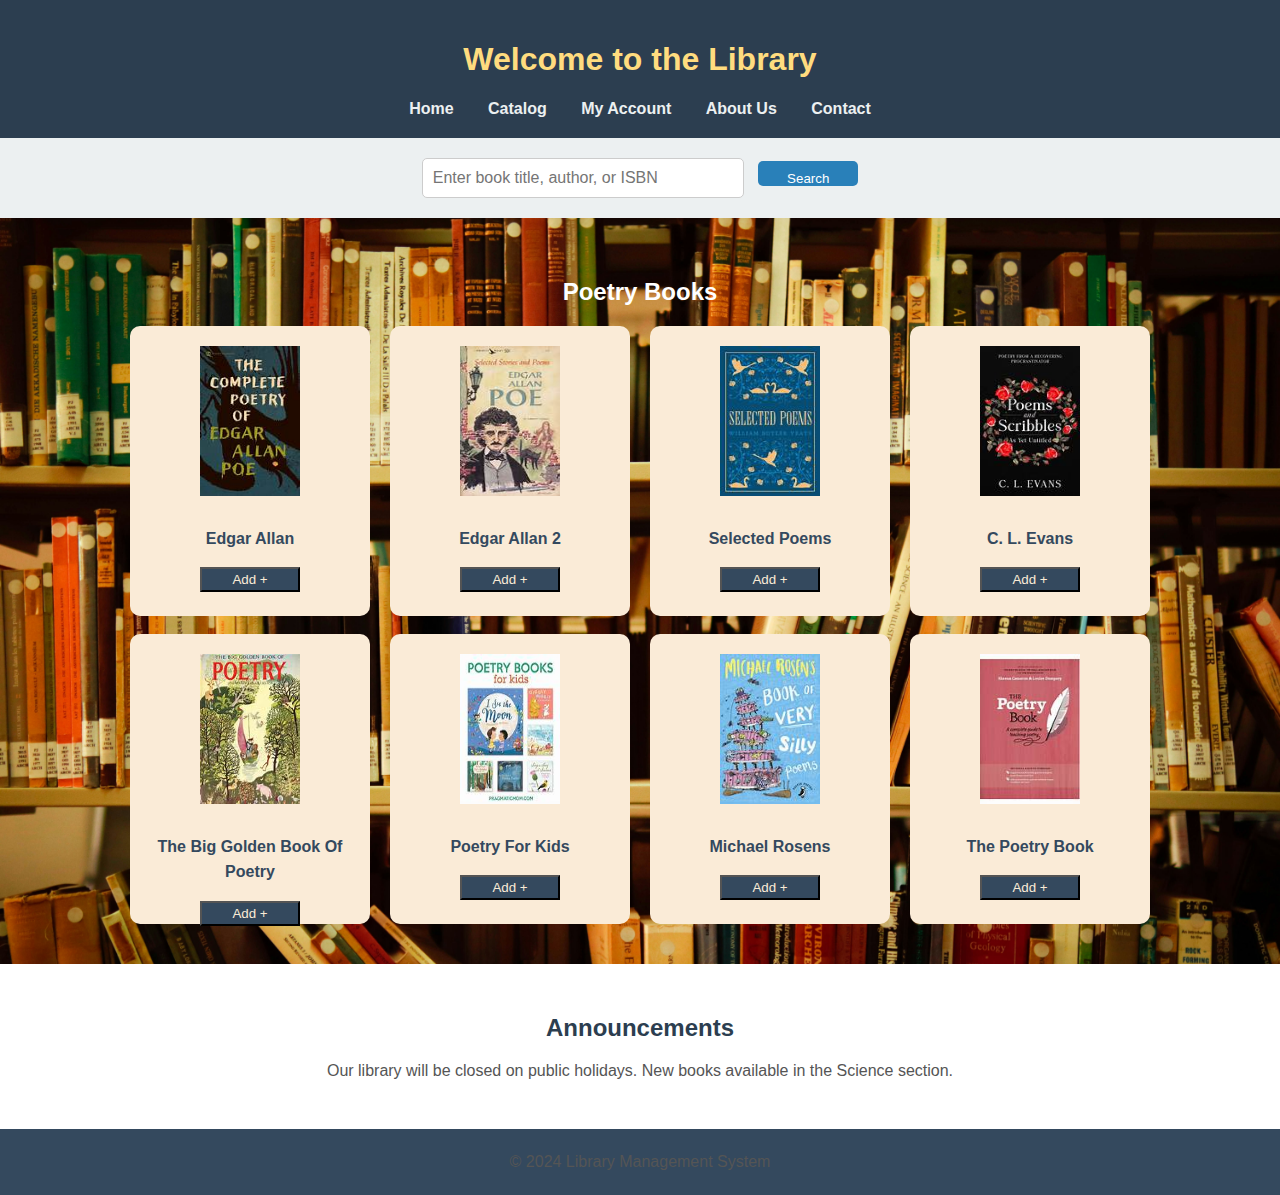
<file: poetry.html>
<!DOCTYPE html>
<html lang="en">
<head>
    <meta charset="UTF-8">
    <meta name="viewport" content="width=device-width, initial-scale=1.0">
    <title>Library Management System</title>
    <link rel="stylesheet" href="styles.css">
</head>
<body>
    <header>
        <h1>Welcome to the Library</h1>
        <nav>
            <ul>
                <li><a href="home.html">Home</a></li>
                <li><a href="index.html">Catalog</a></li>
                <li><a href="#">My Account</a></li>
                <li><a href="#">About Us</a></li>
                <li><a href="#">Contact</a></li>
            </ul>
        </nav>
    </header>

    <section class="search-section">
        <div class="search-box">
            <input type="text" placeholder="Enter book title, author, or ISBN">
            <button>Search</button>
        </div>
    </section>

    <section class="latest-arrivals">
        <h2>Poetry Books</h2>
        <div class="books">
            <div class="book">
                <img src="poe1.jpeg" height="150px" width="150px" alt="Book 1">
                <p>Edgar Allan</p>
                <div>
                    <button id="btn">Add  +</button>
                </div>
            </div>
            <div class="book">
                <img src="poe2.jpeg" height="150px" width="150px" alt="Book 2">
                <p>Edgar Allan 2</p>
                <div>
                    <button id="btn">Add  +</button>
                </div>
            </div>
            <div class="book">
                <img src="poe3.jpeg" height="150px" width="150px" alt="Book 3">
                <p>Selected Poems</p>
                <div>
                    <button id="btn">Add  +</button>
                </div>
            </div>
            <div class="book">
                <img src="poe4.jpeg" height="150px" width="150px" alt="Book 4">
                <p>C. L. Evans</p>
                <div>
                    <button id="btn">Add  +</button>
                </div>
            </div>
        </div>

        <br>
        <div class="books">
            <div class="book">
                <img src="poe5.jpeg" height="150px" width="150px" alt="Book 1">
                <p>The Big Golden Book Of Poetry</p>
                <div>
                    <button id="btn">Add  +</button>
                </div>
            </div>
            <div class="book">
                <img src="poe6.jpeg" height="150px" width="150px" alt="Book 2">
                <p>Poetry For Kids</p>
                <div>
                    <button id="btn">Add  +</button>
                </div>
            </div>
            <div class="book">
                <img src="poe7.jpeg" height="150px" width="200px" alt="Book 3">
                <p>Michael Rosens</p>
                <div>
                    <button id="btn">Add  +</button>
                </div>
            </div>
            <div class="book">
                <img src="poe8.jpeg" height="150px" width="150px" alt="Book 4">
                <p>The Poetry Book</p>
                <div>
                    <button id="btn">Add  +</button>
                </div>
            </div>
        </div>
    </section>

    <section class="announcements">
        <h2>Announcements</h2>
        <p>Our library will be closed on public holidays. New books available in the Science section.</p>
    </section>

    <footer>
        <p>&copy; 2024 Library Management System</p>
    </footer>
</body>
</html>
</file>
<file: styles.css>
/* General Styles */
body {
    font-family: 'Roboto', sans-serif;
    background-color: #f5f5f5;
    margin: 0;
    padding: 0;
}

h1{
    color: rgb(255, 220, 127);
}
h2 {
    color: white;
}

p {
    color: #555;
    line-height: 1.6;
}

a {
    text-decoration: none;
    color: #2980b9;
}

a:hover {
    color: #3498db;
}

/* Header */
header {
    background-color: #2c3e50;
    color: #fff;
    padding: 20px 0;
    text-align: center;
}

nav ul {
    padding: 0;
    margin: 0;
    list-style: none;
}

nav ul li {
    display: inline-block;
    margin: 0 15px;
}

nav ul li a {
    font-weight: bold;
    color: #ecf0f1;
}

nav ul li a:hover {
    color: #bdc3c7;
}

/* Search Section */
.search-section {
    background-color: #ecf0f1;
    padding: 20px 0;
    text-align: center;
}


.search-box input {
    width: 300px;
    padding: 10px;
    border: 1px solid #ccc;
    border-radius: 5px;
    margin-right: 10px;
    font-size: 16px;
}

.search-box button {
    padding: 10px 20px;
    background-color: #2980b9;
    color: #fff;
    border: none;
    border-radius: 5px;
    cursor: pointer;
}

.search-box button:hover {
    background-color: #3498db;
}

/* Latest Arrivals Section */
.latest-arrivals {
    background-image: url("LMSS.jpg");
    background-size: cover;
    padding: 40px 0;
    text-align: center;
    /* margin-left: 10px;
    margin-right: 10px; */
}

.latest-arrivals .books {
    display: flex;
    justify-content: center;
    gap: 20px;
    
}

.latest-arrivals .book {
    background-color: antiquewhite;
    padding: 20px;
    border-radius: 10px;
    transition: transform 0.3s;
    height: 250px;
    width: 200px;
}

.latest-arrivals .book:hover {
    transform: scale(1.05);
}

.latest-arrivals img {
    max-width: 100px;
    margin-bottom: 10px;
}

.latest-arrivals p {
    color: #34495e;
    font-weight: bold;
}

button{
    background-color:#34495e ;
    color: antiquewhite;
    height: 25px;
    width: 100px;
}


/* Announcements Section */
.announcements {
    background-color: white;
    padding: 30px;
    text-align: center;
}

.announcements h2 {
    margin-bottom: 10px;
    color: #2c3e50;
}

.announcements p {
    font-size: 16px;
    color: #555;
}

/* Footer */
footer {
    background-color: #34495e;
    color: #fff;
    text-align: center;
    padding: 20px 0;
}

footer p {
    margin: 0;
}
</file>
<file: login.css>
body {
    font-family: sans-serif;
    margin: 0;
    padding: 0;
    background-color: #f4f4f4;
    display: flex;
    justify-content: center;
    align-items: center;
    min-height: 100vh;
}

.container {
    display: flex;
    width: 100%;
    max-width: 1000px;
    background-color: #fff;
    border-radius: 10px;
    overflow: hidden;
}

.left {
    width: 50%;
    position: relative;
    padding: 30px;
    background-color: #f0f0f0;
}

.left img {
    width: 100%;
    height: auto;
    display: block;
    border-radius: 10px;
}

.left .text {
    position: absolute;
    bottom: 30px;
    left: 30px;
    color: #333;
}

.left .text h1 {
    font-size: 24px;
    margin-bottom: 10px;
}

.left .text p {
    font-size: 16px;
    line-height: 1.5;
}

.right {
    width: 50%;
    padding: 30px;
    background-color: #fff;
}

.right h2 {
    font-size: 24px;
    margin-bottom: 20px;
    color: #333;
}

.right p {
    font-size: 16px;
    margin-bottom: 10px;
    color: #666;
}

.input-group {
    margin-bottom: 20px;
}

.input-group label {
    display: block;
    margin-bottom: 5px;
    font-size: 14px;
    color: #333;
}

.input-group input {
    width: 100%;
    padding: 10px;
    border: 1px solid #ccc;
    border-radius: 5px;
    font-size: 16px;
    color: #333;
}

.checkbox {
    display: flex;
    align-items: center;
    margin-bottom: 20px;
}

.checkbox input[type="checkbox"] {
    margin-right: 10px;
}

.checkbox label {
    font-size: 14px;
    color: #333;
}

button {
    width: 100%;
    padding: 12px;
    background-color: #fc9a3f;
    color: #fff;
    border: none;
    border-radius: 5px;
    font-size: 18px;
    cursor: pointer;
    transition: background-color 0.3s;
}

button:hover {
    background-color: #fc7a00;
}

@media screen and (max-width: 768px) {
    .container {
        flex-direction: column;
    }

    .left,
    .right {
        width: 100%;
    }

    .left img {
        height: 300px;
        object-fit: cover;
    }

    .left .text {
        bottom: 20px;
        left: 20px;
    }
}

a{
    color: antiquewhite;
}
</file>
